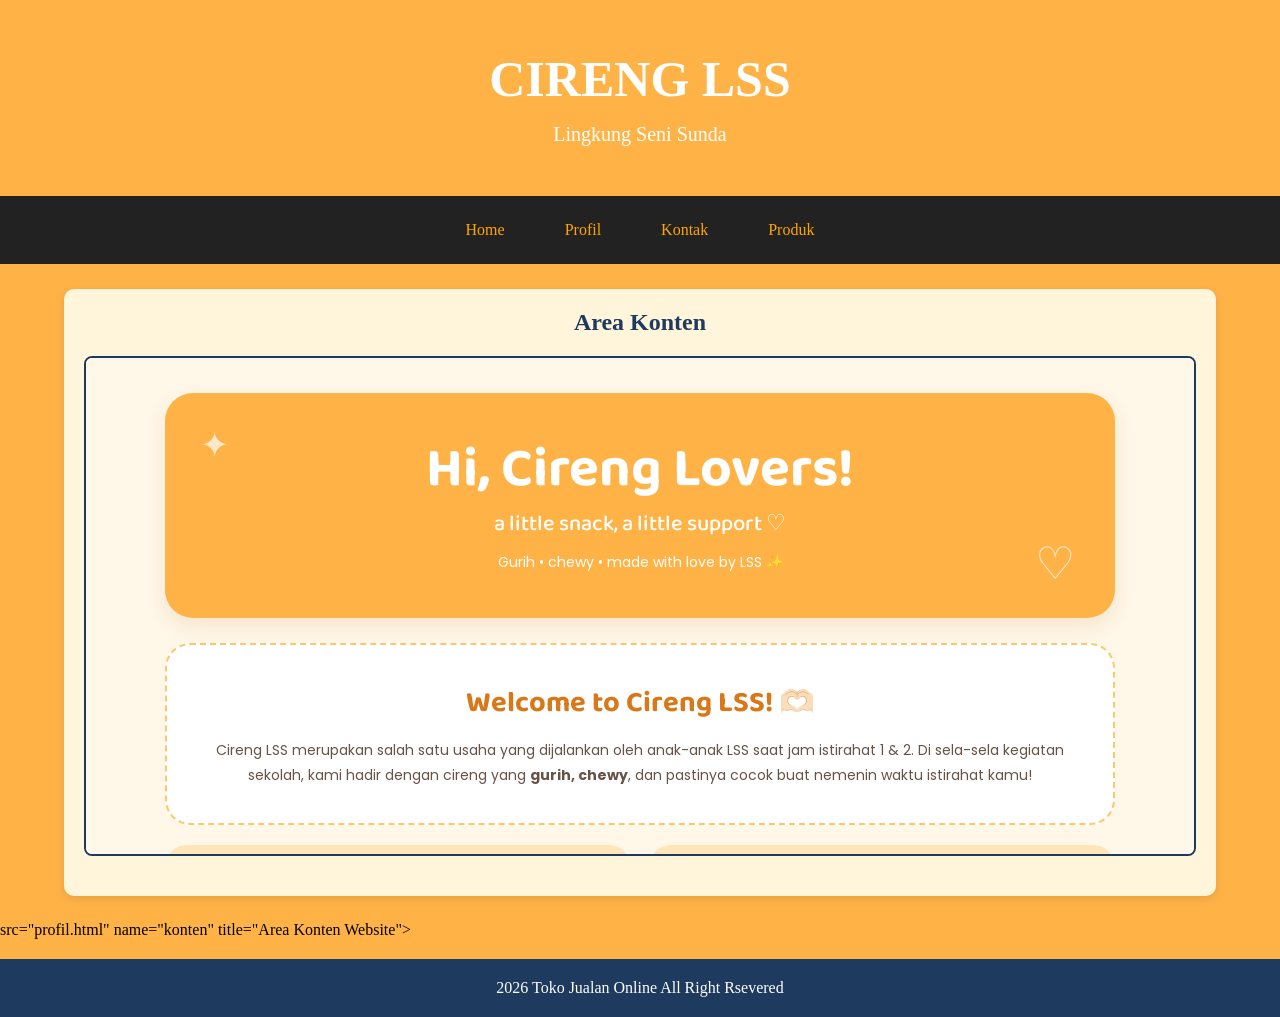
<file: index.html>
<html>
<head>
    <title>:: TOKO JUALAN ONLINE ::.</title>
 
    <!-- Menghubungkan CSS -->
    <link rel="stylesheet" href="style.css">
</head> 

<body>
  
    <!-- HEADER -->
    <header>
         <title>CIRENG LSS</title>
	<h1 font="Monotype Corsiva Italic">CIRENG LSS</h1>
         <p>Lingkung Seni Sunda</p>
    </header>

    <!-- MENU NAVIGASI -->
    <nav>
        <a href="home.html" target="konten">Home</a>
        <a href="profil.html" target="konten">Profil</a>
        <a href="kontak.html" target="konten">Kontak</a>
        <a href="produk.html" target="konten">Produk</a>
            </nav>
   
    <!-- KONTEN -->
    <main>
        <h2>Area Konten<h2>
        <iframe 
            src="home.html"
            name="konten"
            title="Area Konten Website">
        </iframe>
     </main>
            src="profil.html"
            name="konten"
            title="Area Konten Website">
        </iframe>
     </main>
     <!-- FOOTER -->
     <footer>
         <p> 2026 Toko Jualan Online All Right Rsevered</p>
     </footer>

</body>
</html>
</file>
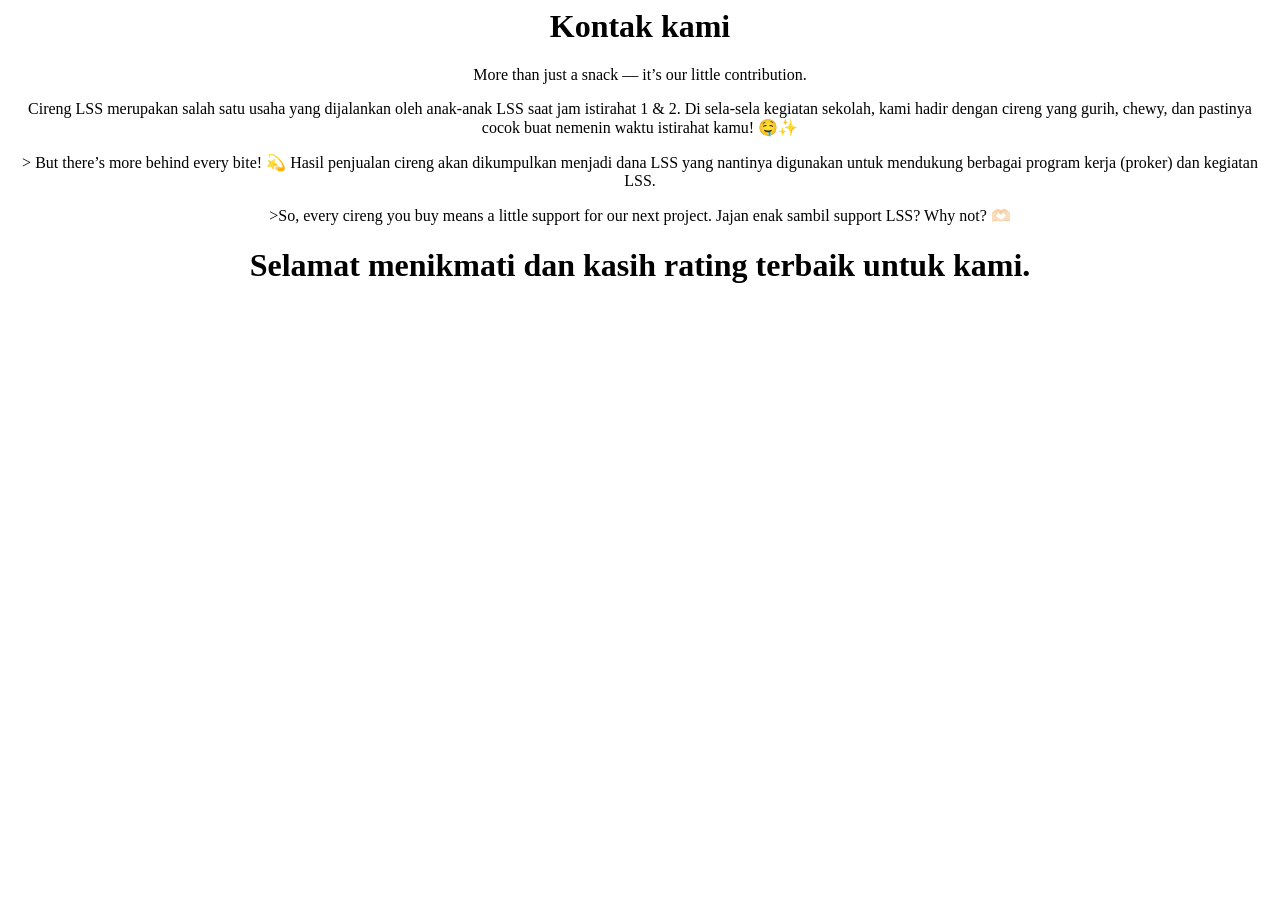
<file: head.html>
</head> 

<body>

    <h1 align="center">Kontak kami</h1>

    <p align="center"> More than just a snack — it’s our little contribution.


    <p align="center">  Cireng LSS merupakan salah satu usaha yang dijalankan oleh anak-anak LSS saat jam istirahat 1 & 2. Di sela-sela kegiatan sekolah, kami hadir dengan cireng yang gurih, chewy, dan pastinya cocok buat nemenin waktu istirahat kamu! 🤤✨


    <p align="center"> > But there’s more behind every bite! 💫 Hasil penjualan cireng akan dikumpulkan menjadi dana LSS yang nantinya digunakan untuk mendukung berbagai program kerja (proker) dan kegiatan LSS.


    <p align="center"> >So, every cireng you buy means a little support for our next project. Jajan enak sambil support LSS? Why not? 🫶🏻
    </p>
  

    
     <h1 align="center">   Selamat menikmati dan kasih rating terbaik untuk kami.
    </h1>

</body>

</html>
</file>
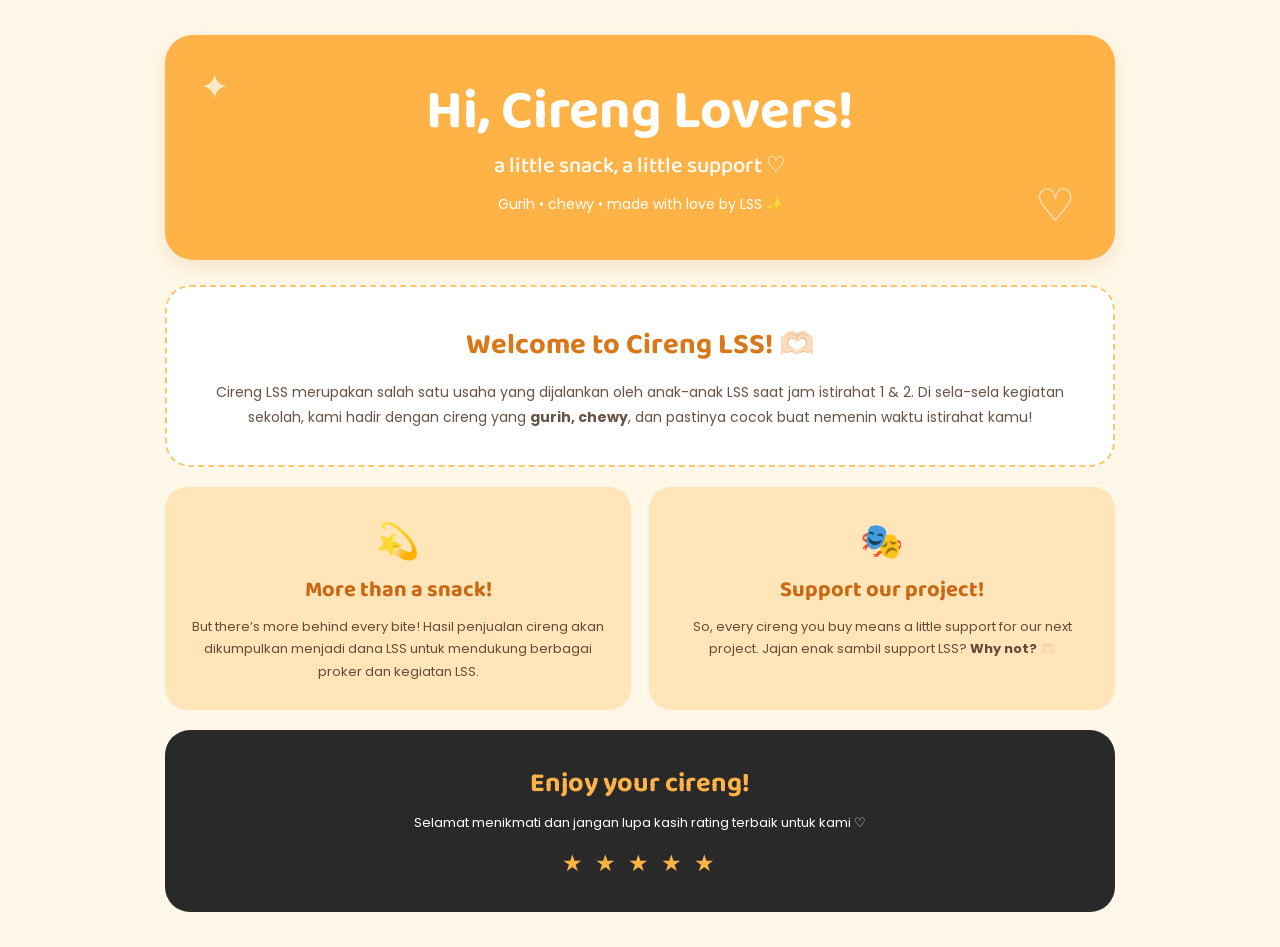
<file: home.html>
<!DOCTYPE html>
<html lang="id">
<head>
    <meta charset="UTF-8">
    <meta name="viewport" content="width=device-width, initial-scale=1.0">

    <style>
        @import url('https://fonts.googleapis.com/css2?family=Baloo+2:wght@500;600;700&family=Poppins:wght@400;500;600&display=swap');

        * {
            box-sizing: border-box;
            margin: 0;
            padding: 0;
        }

        body {
            background: #fff7e8;
            font-family: 'Poppins', sans-serif;
            color: #4a3325;
            padding: 35px;
        }

        .home {
            max-width: 950px;
            margin: auto;
        }

        /* HERO */
        .hero {
            background: #ffb347;
            border-radius: 28px;
            padding: 45px 30px;
            text-align: center;
            position: relative;
            overflow: hidden;
            box-shadow: 0 8px 20px rgba(170, 100, 20, 0.12);
        }

        .hero::before {
            content: "✦";
            position: absolute;
            left: 35px;
            top: 25px;
            font-size: 35px;
            color: rgba(255,255,255,0.7);
        }

        .hero::after {
            content: "♡";
            position: absolute;
            right: 40px;
            bottom: 20px;
            font-size: 45px;
            color: rgba(255,255,255,0.7);
        }

        .emoji {
            font-size: 48px;
            margin-bottom: 5px;
        }

        .hero h1 {
            font-family: 'Baloo 2', cursive;
            font-size: 55px;
            color: white;
            line-height: 1;
            margin-bottom: 8px;
        }

        .hero h2 {
            font-family: 'Baloo 2', cursive;
            font-size: 22px;
            color: white;
            font-weight: 500;
        }

        .hero p {
            color: white;
            font-size: 14px;
            margin-top: 10px;
        }

        /* WELCOME */
        .welcome {
            background: white;
            border-radius: 25px;
            padding: 35px;
            margin-top: 25px;
            text-align: center;
            border: 2px dashed #ffc76b;
        }

        .welcome h2 {
            font-family: 'Baloo 2', cursive;
            color: #d87818;
            font-size: 29px;
            margin-bottom: 12px;
        }

        .welcome p {
            font-size: 14px;
            line-height: 1.8;
            color: #675346;
        }

        /* SUPPORT */
        .support {
            display: grid;
            grid-template-columns: 1fr 1fr;
            gap: 18px;
            margin-top: 20px;
        }

        .card {
            background: #ffe5b8;
            border-radius: 22px;
            padding: 27px;
            text-align: center;
        }

        .card .icon {
            font-size: 35px;
        }

        .card h3 {
            font-family: 'Baloo 2', cursive;
            color: #c96712;
            font-size: 22px;
            margin: 5px 0 8px;
        }

        .card p {
            font-size: 13px;
            line-height: 1.7;
            color: #654b39;
        }

        /* CLOSING */
        .closing {
            background: #292929;
            color: white;
            border-radius: 25px;
            margin-top: 20px;
            padding: 32px 25px;
            text-align: center;
        }

        .closing h2 {
            font-family: 'Baloo 2', cursive;
            color: #ffb347;
            font-size: 27px;
        }

        .closing p {
            font-size: 13px;
            line-height: 1.7;
            margin-top: 7px;
        }

        .stars {
            margin-top: 12px;
            font-size: 23px;
            letter-spacing: 3px;
            color: #ffb347;
        }

        @media (max-width: 650px) {
            body {
                padding: 18px;
            }

            .hero h1 {
                font-size: 43px;
            }

            .support {
                grid-template-columns: 1fr;
            }
        }
    </style>
</head>

<body>

<div class="home">

    <!-- HERO -->
    <div class="hero">
        <div class="emoji"></div>

        <h1>Hi, Cireng Lovers!</h1>

        <h2>a little snack, a little support ♡</h2>

        <p>
            Gurih • chewy • made with love by LSS ✨
        </p>
    </div>


    <!-- WELCOME -->
    <div class="welcome">

        <h2>Welcome to Cireng LSS! 🫶🏻</h2>

        <p>
            Cireng LSS merupakan salah satu usaha yang dijalankan
            oleh anak-anak LSS saat jam istirahat 1 & 2.
            Di sela-sela kegiatan sekolah, kami hadir dengan cireng
            yang <b>gurih, chewy</b>, dan pastinya cocok buat nemenin
            waktu istirahat kamu!
        </p>

    </div>


    <!-- SUPPORT -->
    <div class="support">

        <div class="card">

            <div class="icon">💫</div>

            <h3>More than a snack!</h3>

            <p>
                But there’s more behind every bite!
                Hasil penjualan cireng akan dikumpulkan menjadi
                dana LSS untuk mendukung berbagai proker dan
                kegiatan LSS.
            </p>

        </div>


        <div class="card">

            <div class="icon">🎭</div>

            <h3>Support our project!</h3>

            <p>
                So, every cireng you buy means a little support
                for our next project. Jajan enak sambil support LSS?
                <b>Why not? 🫶🏻</b>
            </p>

        </div>

    </div>


    <!-- CLOSING -->
    <div class="closing">

        <h2>Enjoy your cireng! </h2>

        <p>
            Selamat menikmati dan jangan lupa kasih
            rating terbaik untuk kami ♡
        </p>

        <div class="stars">
            ★ ★ ★ ★ ★
        </div>

    </div>

</div>

</body>
</html>
</file>
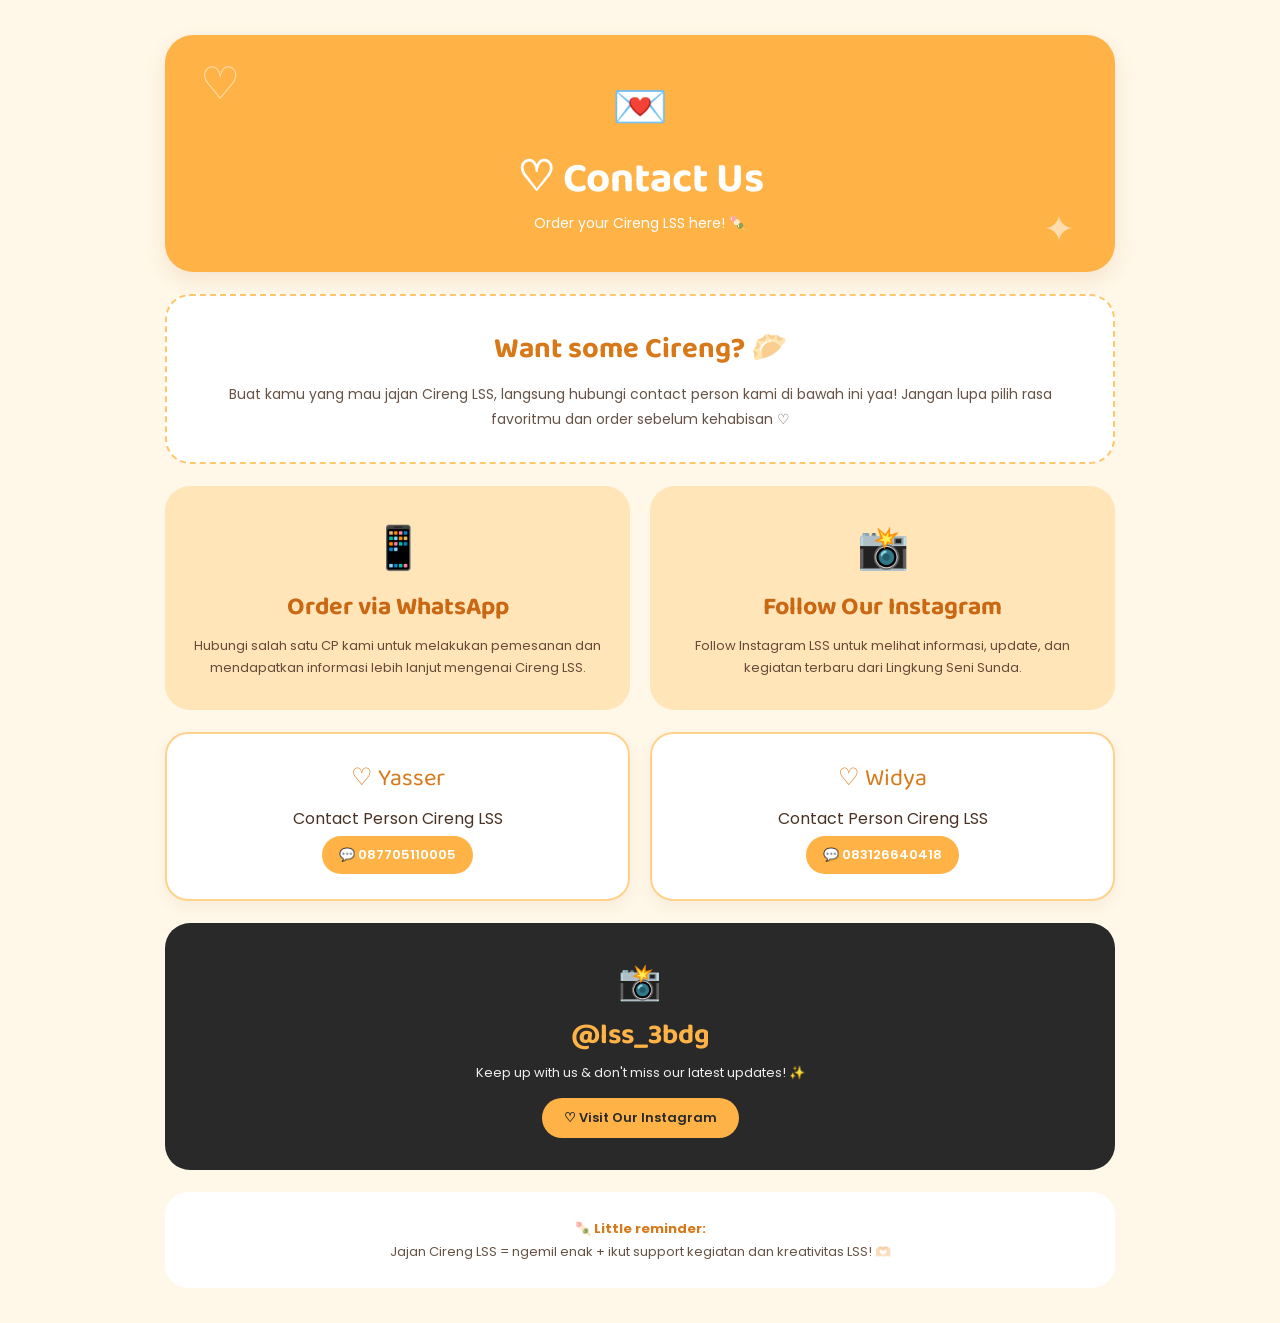
<file: kontak.html>
<!DOCTYPE html><html lang="id"><head>    <meta charset="UTF-8">    <meta name="viewport" content="width=device-width, initial-scale=1.0">    <style>        @import url('https://fonts.googleapis.com/css2?family=Baloo+2:wght@500;600;700&family=Poppins:wght@400;500;600&display=swap');        * {            box-sizing: border-box;            margin: 0;            padding: 0;        }        body {            background: #fff7e8;            font-family: 'Poppins', sans-serif;            color: #4a3325;            padding: 35px;        }        .contact {            max-width: 950px;            margin: auto;        }        /* HEADER */        .contact-header {            background: #ffb347;            border-radius: 28px;            padding: 38px 25px;            text-align: center;            position: relative;            overflow: hidden;            box-shadow: 0 8px 20px rgba(170, 100, 20, 0.12);        }        .contact-header::before {            content: "♡";            position: absolute;            left: 35px;            top: 15px;            font-size: 45px;            color: rgba(255,255,255,0.55);        }        .contact-header::after {            content: "✦";            position: absolute;            right: 40px;            bottom: 15px;            font-size: 38px;            color: rgba(255,255,255,0.55);        }        .contact-header .icon {            font-size: 45px;        }        .contact-header h1 {            font-family: 'Baloo 2', cursive;            color: white;            font-size: 42px;            margin-top: 5px;        }        .contact-header p {            color: white;            font-size: 14px;        }        /* INTRO */        .intro {            background: white;            margin-top: 22px;            padding: 30px;            border-radius: 25px;            border: 2px dashed #ffc76b;            text-align: center;        }        .intro h2 {            font-family: 'Baloo 2', cursive;            color: #d87818;            font-size: 29px;            margin-bottom: 10px;        }        .intro p {            color: #665346;            font-size: 14px;            line-height: 1.8;        }        /* CONTACT CARDS */        .contact-container {            display: grid;            grid-template-columns: 1fr 1fr;            gap: 20px;            margin-top: 22px;        }        .contact-card {            background: #ffe5b8;            border-radius: 25px;            padding: 30px 25px;            text-align: center;        }        .contact-card .icon {            font-size: 42px;            margin-bottom: 8px;        }        .contact-card h3 {            font-family: 'Baloo 2', cursive;            color: #c96712;            font-size: 25px;            margin-bottom: 8px;        }        .contact-card p {            color: #654b39;            font-size: 13px;            line-height: 1.7;        }        /* CP */        .cp-container {            margin-top: 22px;            display: grid;            grid-template-columns: 1fr 1fr;            gap: 20px;        }        .cp-card {            background: white;            border-radius: 23px;            padding: 25px;            text-align: center;            border: 2px solid #ffd28b;            box-shadow: 0 6px 15px rgba(100,60,20,0.06);        }        .cp-card .person {            font-family: 'Baloo 2', cursive;            font-size: 24px;            color: #d87818;            margin-bottom: 8px;        }        .number {            display: inline-block;            background: #ffb347;            color: white;            padding: 9px 17px;            border-radius: 20px;            text-decoration: none;            font-size: 13px;            font-weight: 600;            margin-top: 5px;            transition: 0.2s;        }        .number:hover {            background: #d87818;            transform: translateY(-2px);        }        /* INSTAGRAM */        .instagram {            margin-top: 22px;            background: #292929;            color: white;            border-radius: 25px;            padding: 32px 25px;            text-align: center;        }        .instagram .icon {            font-size: 35px;        }        .instagram h2 {            font-family: 'Baloo 2', cursive;            color: #ffb347;            font-size: 28px;            margin: 5px 0;        }        .instagram p {            font-size: 13px;            color: #eee;            margin-bottom: 15px;        }        .ig-button {            display: inline-block;            background: #ffb347;            color: #292929;            text-decoration: none;            padding: 10px 22px;            border-radius: 22px;            font-weight: 600;            font-size: 13px;            transition: 0.2s;        }        .ig-button:hover {            background: white;        }        /* NOTE */        .note {            margin-top: 22px;            background: #fff;            border-radius: 23px;            padding: 25px;            text-align: center;        }        .note p {            font-size: 13px;            line-height: 1.8;            color: #665346;        }        .note b {            color: #d87818;        }        @media (max-width: 650px) {            body {                padding: 18px;            }            .contact-container,            .cp-container {                grid-template-columns: 1fr;            }            .contact-header h1 {                font-size: 35px;            }        }    </style></head><body><div class="contact">    <!-- HEADER -->    <div class="contact-header">        <div class="icon">💌</div>        <h1>♡ Contact Us</h1>        <p>Order your Cireng LSS here! 🍡</p>    </div>    <!-- INTRO -->    <div class="intro">        <h2>Want some Cireng? 🥟</h2>        <p>            Buat kamu yang mau jajan Cireng LSS, langsung hubungi            contact person kami di bawah ini yaa!            Jangan lupa pilih rasa favoritmu dan order sebelum kehabisan ♡        </p>    </div>    <!-- CONTACT INFO -->    <div class="contact-container">        <div class="contact-card">            <div class="icon">📱</div>            <h3>Order via WhatsApp</h3>            <p>                Hubungi salah satu CP kami untuk melakukan pemesanan                dan mendapatkan informasi lebih lanjut mengenai Cireng LSS.            </p>        </div>        <div class="contact-card">            <div class="icon">📸</div>            <h3>Follow Our Instagram</h3>            <p>                Follow Instagram LSS untuk melihat informasi,                update, dan kegiatan terbaru dari Lingkung Seni Sunda.            </p>        </div>    </div>    <!-- CP -->    <div class="cp-container">        <div class="cp-card">            <div class="person">♡ Yasser</div>            <p>Contact Person Cireng LSS</p>            <a class="number" href="https://wa.me/6287705110005" target="_blank">                💬 087705110005            </a>        </div>        <div class="cp-card">            <div class="person">♡ Widya</div>            <p>Contact Person Cireng LSS</p>            <a class="number" href="https://wa.me/6283126640418" target="_blank">                💬 083126640418            </a>        </div>    </div>    <!-- INSTAGRAM -->    <div class="instagram">        <div class="icon">📸</div>        <h2>@lss_3bdg</h2>        <p>            Keep up with us & don't miss our latest updates! ✨        </p>        <a            class="ig-button"            href="https://www.instagram.com/lss_3bdg/"            target="_blank">            ♡ Visit Our Instagram        </a>    </div>    <!-- NOTE -->    <div class="note">        <p>            🍡 <b>Little reminder:</b><br>            Jajan Cireng LSS = ngemil enak + ikut support            kegiatan dan kreativitas LSS! 🫶🏻        </p>    </div></div></body></html>
</file>
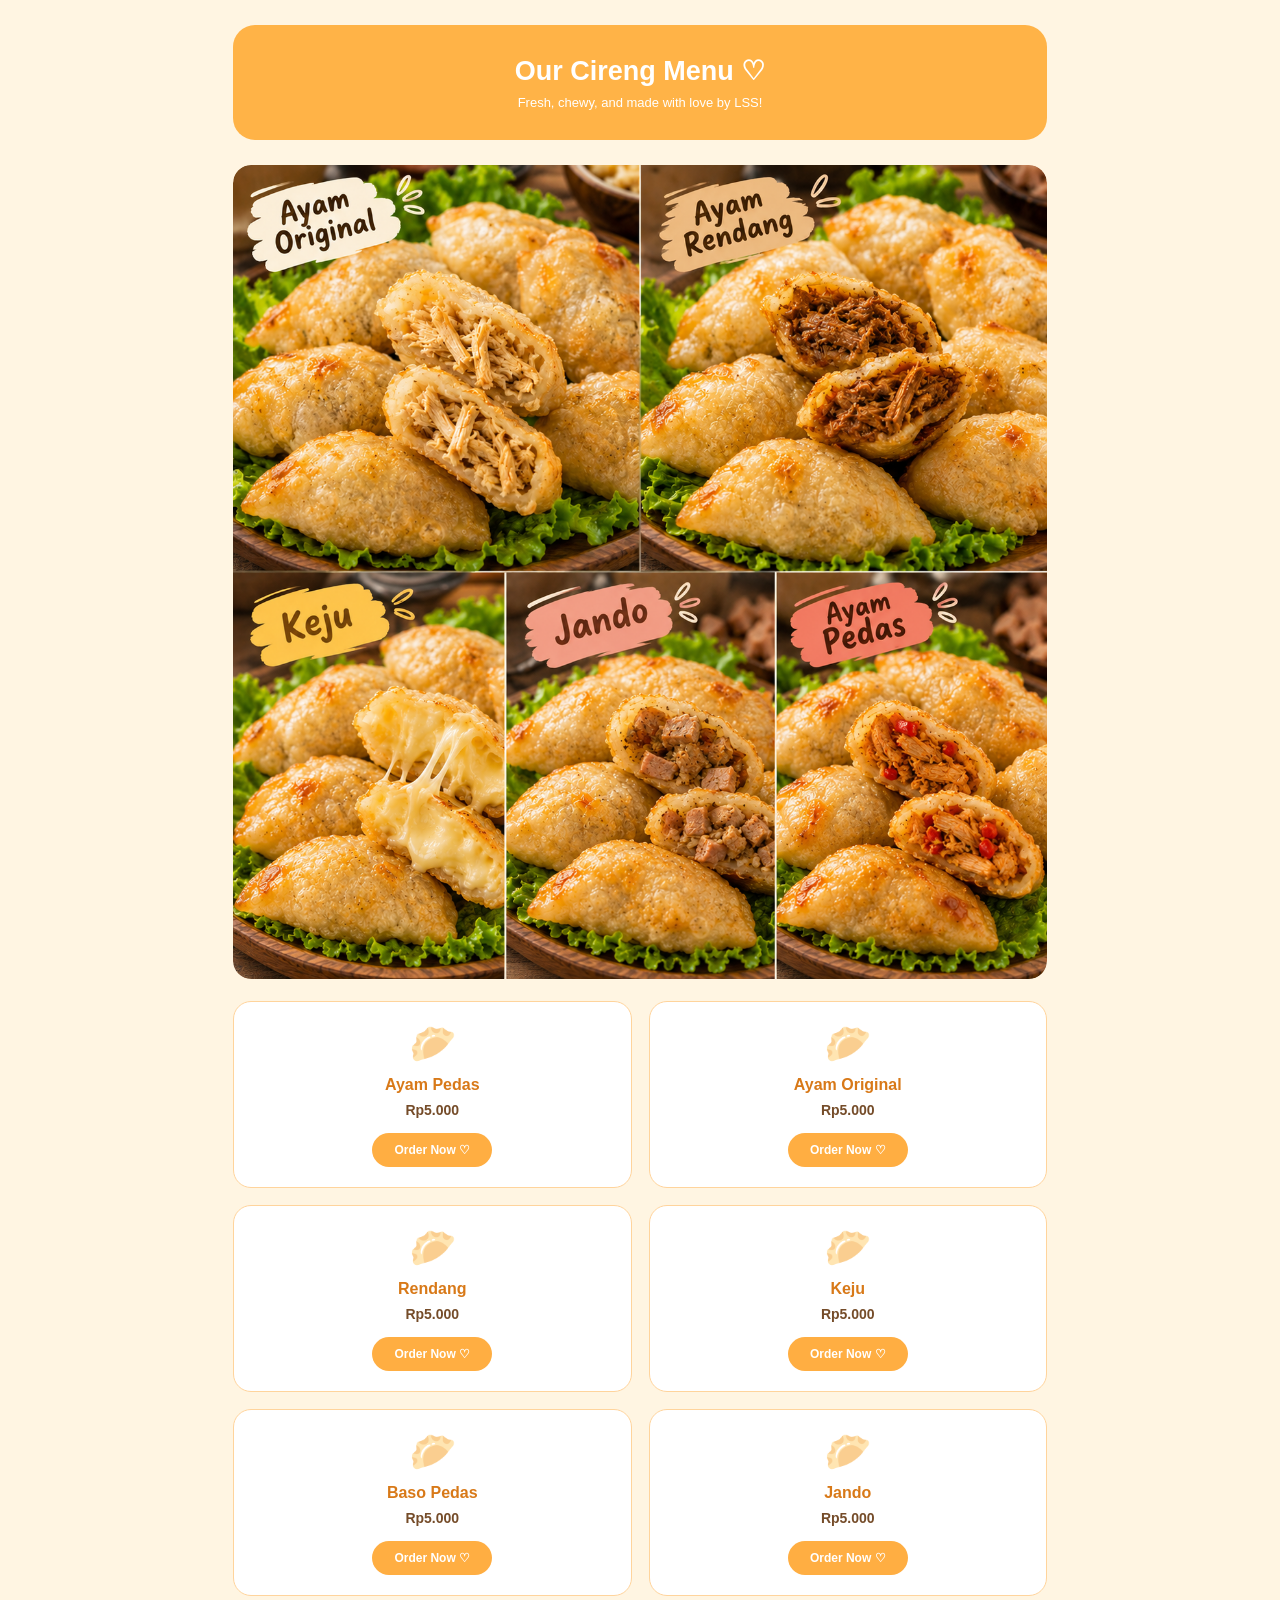
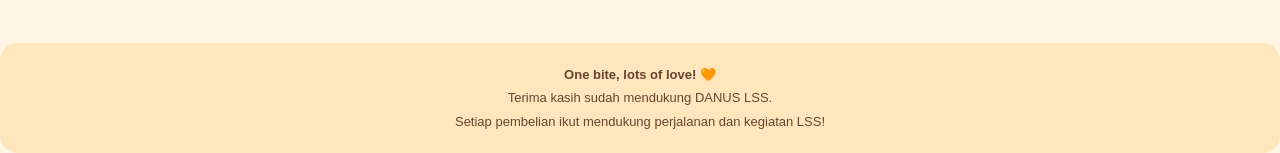
<file: produk.html>
<!DOCTYPE html>
<html lang="id">
<head>
<meta charset="UTF-8">
<meta name="viewport" content="width=device-width, initial-scale=1.0">

<title>Produk Cireng LSS</title>

<style>
* {
    margin: 0;
    padding: 0;
    box-sizing: border-box;
}

body {
    font-family: 'Poppins', sans-serif;
    background: #fff5e2;
    color: #65452e;
}

.product-container {
    max-width: 850px;
    margin: auto;
    padding: 25px 18px;
}

.product-header {
    text-align: center;
    background: #ffb347;
    padding: 30px 15px;
    border-radius: 22px;
    color: white;
    margin-bottom: 25px;
}

.product-header h1 {
    font-size: 27px;
    margin-bottom: 8px;
}

.product-header p {
    font-size: 13px;
}

.product-grid {
    display: grid;
    grid-template-columns: repeat(2, 1fr);
    gap: 17px;
}

.product-card {
    background: white;
    border: 1px solid #ffd49c;
    border-radius: 18px;
    padding: 20px 15px;
    text-align: center;
    transition: 0.3s;
}

.product-card:hover {
    transform: translateY(-5px);
    box-shadow: 0 7px 18px rgba(190, 120, 30, 0.15);
}

.product-icon {
    font-size: 38px;
    margin-bottom: 10px;
}

.product-card h3 {
    font-size: 16px;
    color: #d87918;
    margin-bottom: 8px;
}

.price {
    color: #754c29;
    font-size: 14px;
    font-weight: bold;
    margin-bottom: 15px;
}

.order-btn {
    display: inline-block;
    text-decoration: none;
    background: #ffae42;
    color: white;
    padding: 10px 22px;
    border-radius: 30px;
    font-size: 12px;
    font-weight: bold;
    transition: 0.3s;
}

.order-btn:hover {
    background: #e98b21;
}

.product-footer {
    text-align: center;
    background: #ffe6bd;
    border-radius: 18px;
    padding: 20px;
    margin-top: 22px;
    font-size: 13px;
    line-height: 1.8;
}

@media (max-width: 480px) {
    .product-grid {
        grid-template-columns: 1fr 1fr;
        gap: 10px;
    }

    .product-card {
        padding: 15px 8px;
    }

    .product-card h3 {
        font-size: 13px;
    }
}
.all-products-image {
    width: 100%;
    margin-bottom: 22px;
    overflow: hidden;
    border-radius: 18px;
}

.all-products-image img {
    width: 100%;
    height: auto;
    display: block;
    object-fit: contain;
    border-radius: 18px;
}
</style>
</head>

<body>


<div class="product-container">

    <div class="product-header">
        <h1>Our Cireng Menu ♡</h1>
        <p>Fresh, chewy, and made with love by LSS!</p>
    </div>

    <div class="all-products-image">
        <img src="cirengrasa.png" alt="Cireng Isi LSS - Ayam Original, Ayam Rendang, Keju, dan Jando">
    </div>

    <div class="product-grid">

        <div class="product-card">
            <div class="product-icon">🥟</div>
            <h3>Ayam Pedas</h3>
            <div class="price">Rp5.000</div>
            <a href="https://docs.google.com/forms/d/e/1FAIpQLScJHlrBas2WiVibx0_DiXm87xW9elTskKX0vT2HQAd4Fj1vMQ/viewform?usp=dialog" class="order-btn" target="_blank">
                Order Now ♡
            </a>
        </div>

        <div class="product-card">
            <div class="product-icon">🥟</div>
            <h3>Ayam Original</h3>
            <div class="price">Rp5.000</div>
            <a href="https://docs.google.com/forms/d/e/1FAIpQLScJHlrBas2WiVibx0_DiXm87xW9elTskKX0vT2HQAd4Fj1vMQ/viewform?usp=dialog" class="order-btn" target="_blank">
                Order Now ♡
            </a>
        </div>

        <div class="product-card">
            <div class="product-icon">🥟</div>
            <h3>Rendang</h3>
            <div class="price">Rp5.000</div>
            <a href="https://docs.google.com/forms/d/e/1FAIpQLScJHlrBas2WiVibx0_DiXm87xW9elTskKX0vT2HQAd4Fj1vMQ/viewform?usp=dialog" class="order-btn" target="_blank">
                Order Now ♡
            </a>
        </div>

        <div class="product-card">
            <div class="product-icon">🥟</div>
            <h3>Keju</h3>
            <div class="price">Rp5.000</div>
            <a href="https://docs.google.com/forms/d/e/1FAIpQLScJHlrBas2WiVibx0_DiXm87xW9elTskKX0vT2HQAd4Fj1vMQ/viewform?usp=dialog" class="order-btn" target="_blank">
                Order Now ♡
            </a>
        </div>

        <div class="product-card">
            <div class="product-icon">🥟</div>
            <h3>Baso Pedas</h3>
            <div class="price">Rp5.000</div>
            <a href="https://docs.google.com/forms/d/e/1FAIpQLScJHlrBas2WiVibx0_DiXm87xW9elTskKX0vT2HQAd4Fj1vMQ/viewform?usp=dialog" class="order-btn" target="_blank">
                Order Now ♡
            </a>
        </div>

        <div class="product-card">
            <div class="product-icon">🥟</div>
            <h3>Jando</h3>
            <div class="price">Rp5.000</div>
            <a href="https://docs.google.com/forms/d/e/1FAIpQLScJHlrBas2WiVibx0_DiXm87xW9elTskKX0vT2HQAd4Fj1vMQ/viewform?usp=dialog" class="order-btn" target="_blank">
                Order Now ♡
            </a>
        </div>

    </div>
</div>
    </div>

    <div class="product-footer">
        <b>One bite, lots of love! 🧡</b>
        <p>Terima kasih sudah mendukung DANUS LSS.</p>
        <p>Setiap pembelian ikut mendukung perjalanan dan kegiatan LSS!</p>
    </div>

</div>

</body>
</html>
</file>
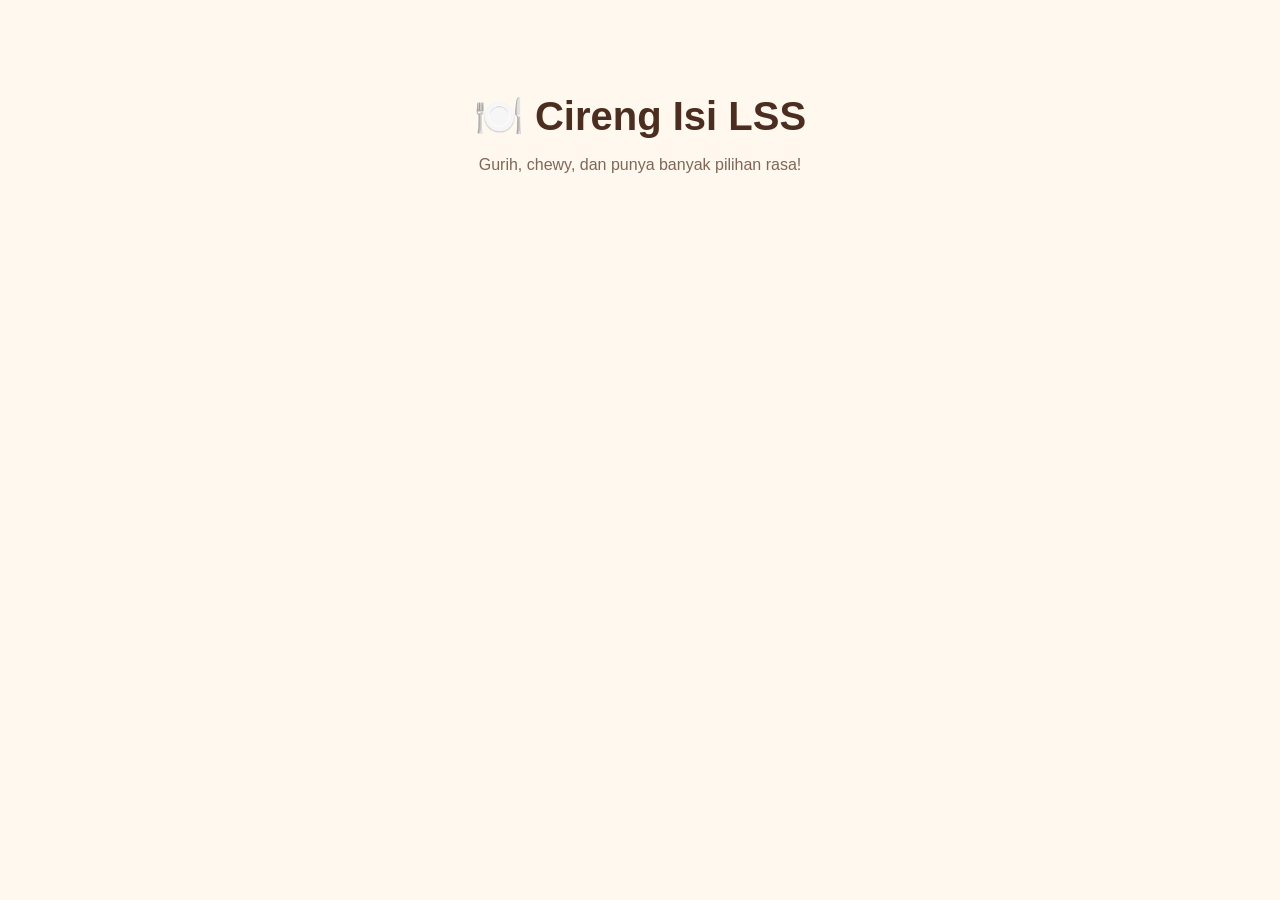
<file: produk2.html>
<!DOCTYPE html>
<html lang="id">
<head>
<meta charset="UTF-8">
<meta name="viewport" content="width=device-width, initial-scale=1.0">
<title>Produk Cireng LSS</title>
<style>
body {
  margin: 0;
  font-family: Arial, sans-serif;
  background: #fff8ef;
  color: #4b2e20;
}
.produk {
  max-width: 1100px;
  margin: auto;
  padding: 60px 20px;
  text-align: center;
}
h1 { font-size: 40px; margin-bottom: 10px; }
.subtitle { color:#806657; margin-bottom:30px; }
.gambar-produk {
  width: 100%;
  max-width: 850px;
  display: block;
  margin: 0 auto 30px;
  border-radius: 24px;
  box-shadow: 0 10px 30px rgba(0,0,0,.12);
}
.best {
  max-width: 650px;
  margin: 0 auto 35px;
  padding: 22px;
  background: #fff;
  border: 2px dashed #ef7d32;
  border-radius: 20px;
}
.badge {
  display:inline-block;
  background:#ef7d32;
  color:white;
  padding:7px 14px;
  border-radius:20px;
  font-size:12px;
  font-weight:bold;
}
.cards {
  display:grid;
  grid-template-columns:repeat(auto-fit,minmax(180px,1fr));
  gap:18px;
}
.card {
  background:white;
  padding:22px;
  border-radius:20px;
  box-shadow:0 5px 18px rgba(0,0,0,.07);
}
.card h3 { margin:8px 0; }
.card p { color:#806657; line-height:1.5; font-size:14px; }
.price { font-weight:bold; color:#c45c27; }
</style>
</head>
<body>
<section class="produk">
  <h1>🍽️ Cireng Isi LSS</h1>
  <p class="subtitle">Gurih, chewy, dan punya banyak pilihan rasa!</p>
</file>
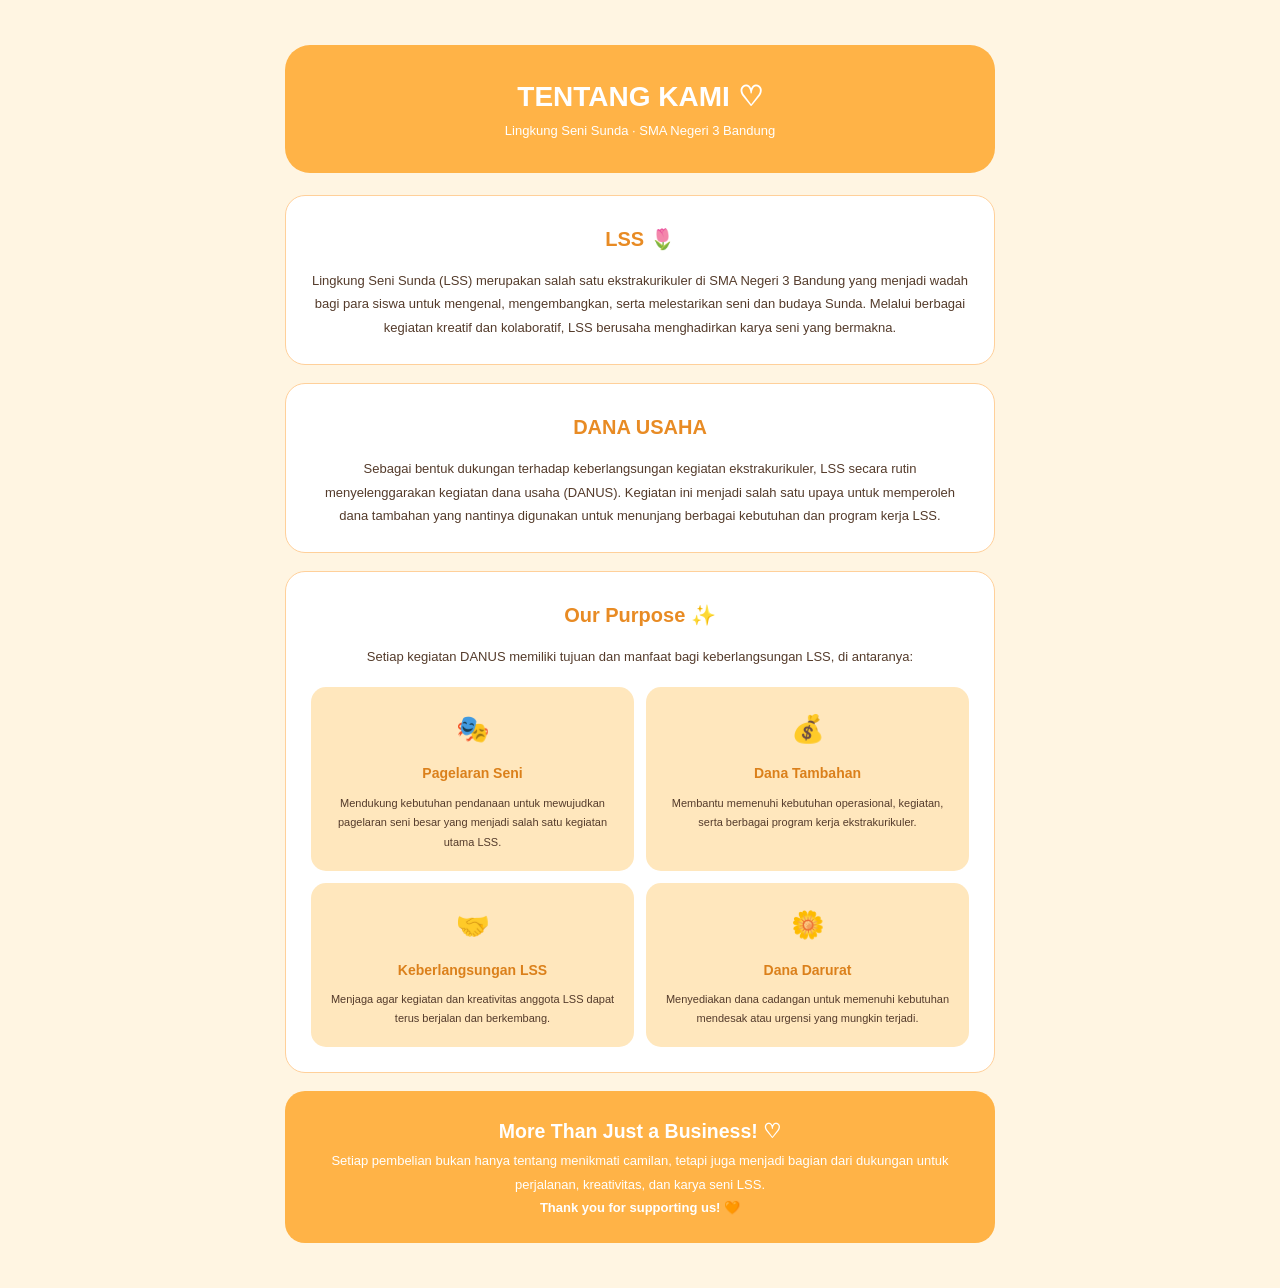
<file: profil.html>
<!DOCTYPE html>
<html lang="id">
<head>
<meta charset="UTF-8">
<meta name="viewport" content="width=device-width, initial-scale=1.0">
<title>Profil LSS - Cireng LSS</title>

<style>
* {
    margin: 0;
    padding: 0;
    box-sizing: border-box;
}

body {
    font-family: 'Poppins', sans-serif;
    background-color: #fff5e2;
    color: #543b2b;
}

.profile-container {
    max-width: 750px;
    margin: 25px auto;
    padding: 20px;
}

.hero {
    background: #ffb347;
    padding: 35px 20px;
    border-radius: 25px;
    text-align: center;
    color: white;
    margin-bottom: 22px;
}

.hero h1 {
    font-size: 28px;
    margin-bottom: 10px;
}

.hero p {
    font-size: 13px;
}

.section {
    background: white;
    border: 1px solid #ffd09a;
    border-radius: 20px;
    padding: 25px;
    margin-bottom: 18px;
    line-height: 1.8;
}

.section h2 {
    color: #e88b24;
    font-size: 20px;
    margin-bottom: 12px;
    text-align: center;
}

.section p {
    font-size: 13px;
    text-align: center;
}

.purpose {
    display: grid;
    grid-template-columns: repeat(2, 1fr);
    gap: 12px;
    margin-top: 18px;
}

.purpose-card {
    background: #ffe7bd;
    padding: 18px 12px;
    border-radius: 15px;
    text-align: center;
}

.purpose-card .emoji {
    font-size: 27px;
    margin-bottom: 8px;
}

.purpose-card h3 {
    color: #db801b;
    font-size: 14px;
    margin-bottom: 7px;
}

.purpose-card p {
    font-size: 11px;
}

.closing {
    background: #ffb347;
    color: white;
    padding: 23px;
    border-radius: 20px;
    text-align: center;
    font-size: 13px;
    line-height: 1.8;
}

@media(max-width: 500px) {
    .purpose {
        grid-template-columns: 1fr;
    }
}
</style>
</head>

<body>

<div class="profile-container">

    <div class="hero">
        <h1>TENTANG KAMI ♡</h1>
        <p>Lingkung Seni Sunda · SMA Negeri 3 Bandung</p>
    </div>

    <div class="section">
        <h2>LSS 🌷</h2>
        <p>
            Lingkung Seni Sunda (LSS) merupakan salah satu ekstrakurikuler
            di SMA Negeri 3 Bandung yang menjadi wadah bagi para siswa
            untuk mengenal, mengembangkan, serta melestarikan seni dan
            budaya Sunda. Melalui berbagai kegiatan kreatif dan kolaboratif,
            LSS berusaha menghadirkan karya seni yang bermakna.
        </p>
    </div>

    <div class="section">
        <h2>DANA USAHA </h2>
        <p>
            Sebagai bentuk dukungan terhadap keberlangsungan kegiatan
            ekstrakurikuler, LSS secara rutin menyelenggarakan kegiatan
            dana usaha (DANUS). Kegiatan ini menjadi salah satu upaya
            untuk memperoleh dana tambahan yang nantinya digunakan
            untuk menunjang berbagai kebutuhan dan program kerja LSS.
        </p>
    </div>

    <div class="section">
        <h2>Our Purpose ✨</h2>
        <p>
            Setiap kegiatan DANUS memiliki tujuan dan manfaat
            bagi keberlangsungan LSS, di antaranya:
        </p>

        <div class="purpose">

            <div class="purpose-card">
                <div class="emoji">🎭</div>
                <h3>Pagelaran Seni</h3>
                <p>
                    Mendukung kebutuhan pendanaan untuk mewujudkan
                    pagelaran seni besar yang menjadi salah satu
                    kegiatan utama LSS.
                </p>
            </div>

            <div class="purpose-card">
                <div class="emoji">💰</div>
                <h3>Dana Tambahan</h3>
                <p>
                    Membantu memenuhi kebutuhan operasional,
                    kegiatan, serta berbagai program kerja
                    ekstrakurikuler.
                </p>
            </div>

            <div class="purpose-card">
                <div class="emoji">🤝</div>
                <h3>Keberlangsungan LSS</h3>
                <p>
                    Menjaga agar kegiatan dan kreativitas
                    anggota LSS dapat terus berjalan dan berkembang.
                </p>
            </div>

            <div class="purpose-card">
                <div class="emoji">🌼</div>
                <h3>Dana Darurat</h3>
                <p>
                    Menyediakan dana cadangan untuk memenuhi
                    kebutuhan mendesak atau urgensi yang
                    mungkin terjadi.
                </p>
            </div>

        </div>
    </div>

    <div class="closing">
        <h2>More Than Just a Business! ♡</h2>
        <p>
            Setiap pembelian bukan hanya tentang menikmati
            camilan, tetapi juga menjadi bagian dari dukungan
            untuk perjalanan, kreativitas, dan karya seni LSS.
            <br><b>Thank you for supporting us!</b> 🧡
        </p>
    </div>

</div>

</body>
</html>
</file>
<file: style.css>
/* =========================
   RESET
   ========================= */

* {
    margin: 0;
    padding: 0;
    box-sizing: border-box;
}


/* =========================
   BODY
   ========================= */

body {
    font-family: Gabriola Regular;
    background-color: #FFB347;
    color: #orange;
}


/* =========================
   HEADER
   ========================= */

header {
    background-color: #FFB347;
    color: white;

    text-align: center;

    padding: 50px;
}

header h1 {
    margin-bottom: 15px;
    font-size: 50px;
}

header p {
    font-size: 20px;
}


/* =========================
   MENU NAVIGASI
   ========================= */

nav {
    background-color: #222;

    text-align: center;

    padding: 10px;
}

nav a {
    display: inline-block;

    color: orange;
    text-decoration: none;

    padding: 12px 25px;

    margin: 3px;

    border-radius: 5px;

    transition: 0.3s;
}


/* Saat mouse diarahkan ke menu */

nav a:hover {
    background-color: #1e3a5f;
}


/* =========================
   AREA KONTEN
   ========================= */

main {
    width: 90%;

    margin: 25px auto;

    background-color: #fff5db;

    padding: 20px;

    border-radius: 10px;

    box-shadow: 0 3px 10px rgba(0, 0, 0, 0.1);
}

main h2 {
    text-align: center;

    margin-bottom: 20px;

    color: #1e3a5f;
}


/* =========================
   IFRAME
   ========================= */

iframe {
    width: 100%;

    height: 500px;

    border: 2px solid #1e3a5f;

    border-radius: 8px;

    background-color: white;
}


/* =========================
   FOOTER
   ========================= */

footer {
    background-color: #1e3a5f;

    color: white;

    text-align: center;

    padding: 20px;

    margin-top: 20px;
}

footer p {
    margin: 0;
}


/* =========================
   RESPONSIVE
   ========================= */

@media screen and (max-width: 600px) {

    header h1 {
        font-size: 24px;
    }

    nav a {
        display: block;

        margin: 5px 20px;
    }

    main {
        width: 95%;
    }

    iframe {
        height: 400px;
    }
}
</file>
